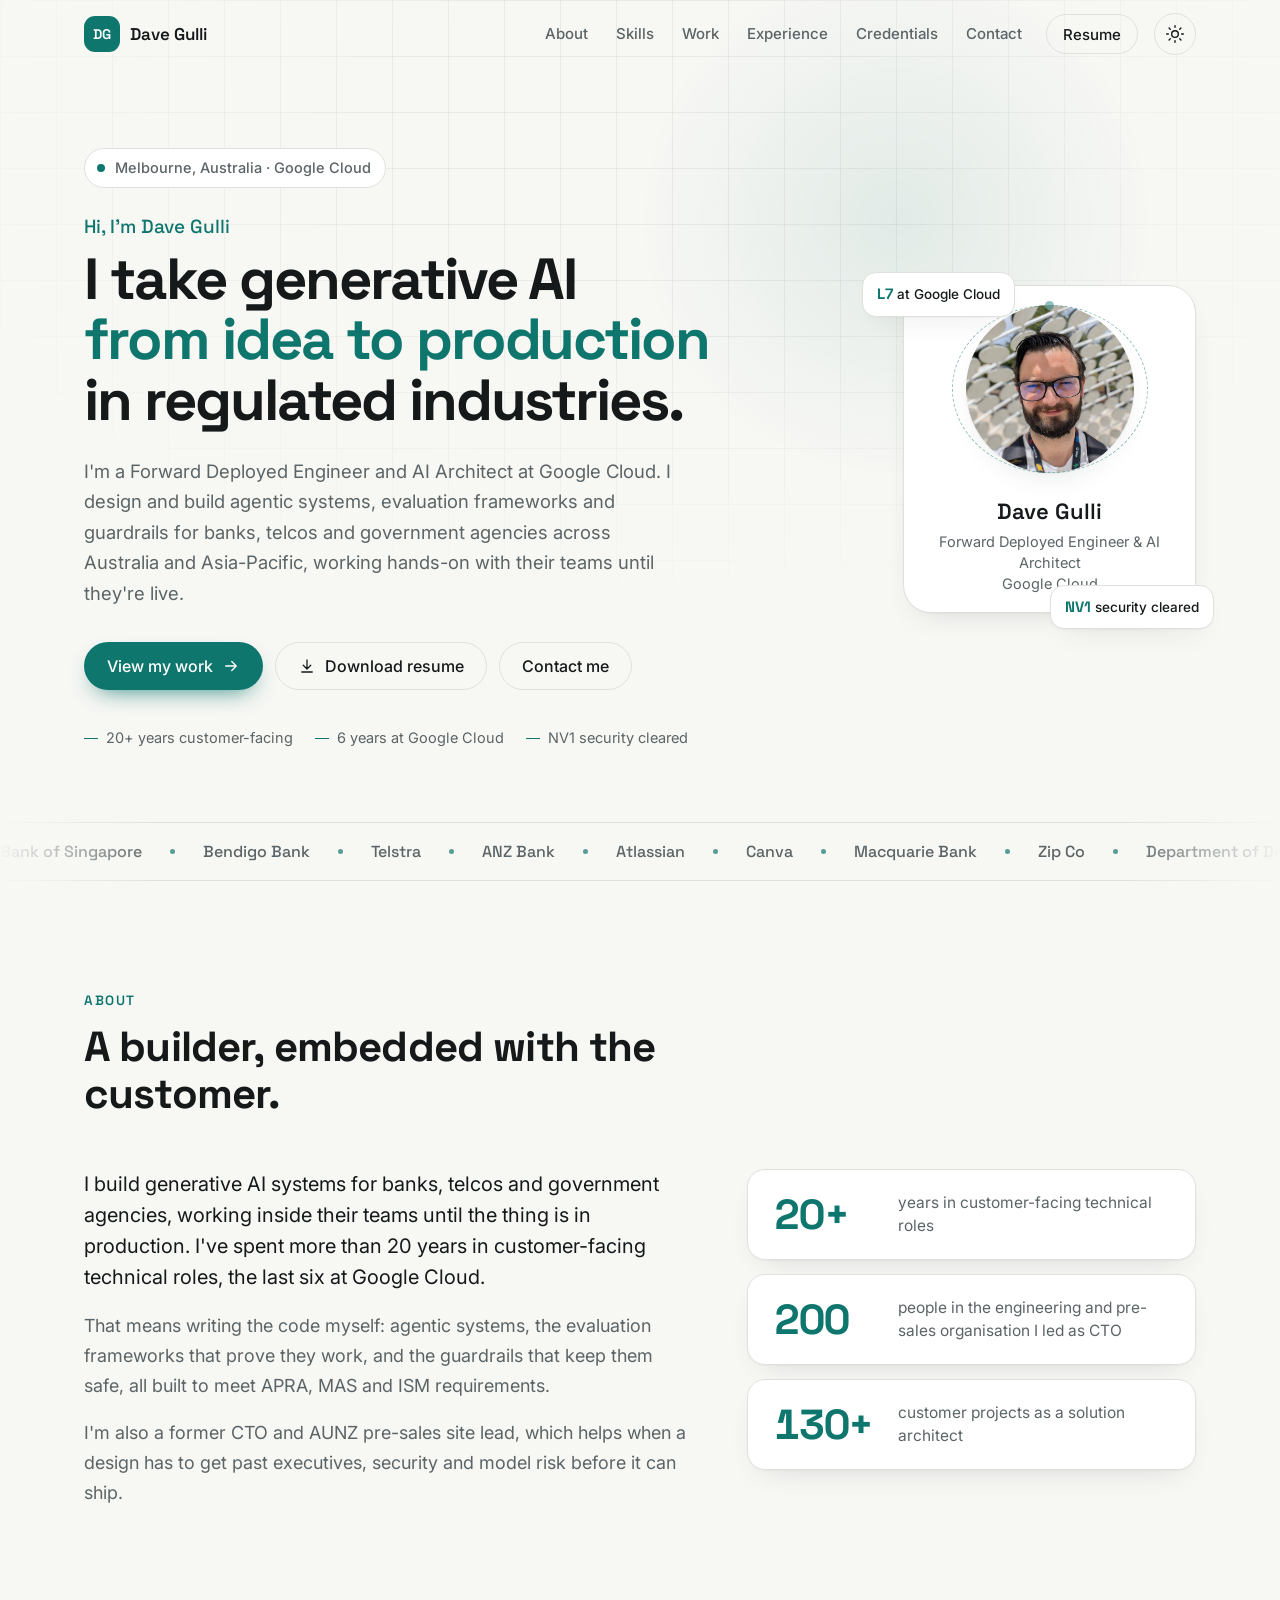
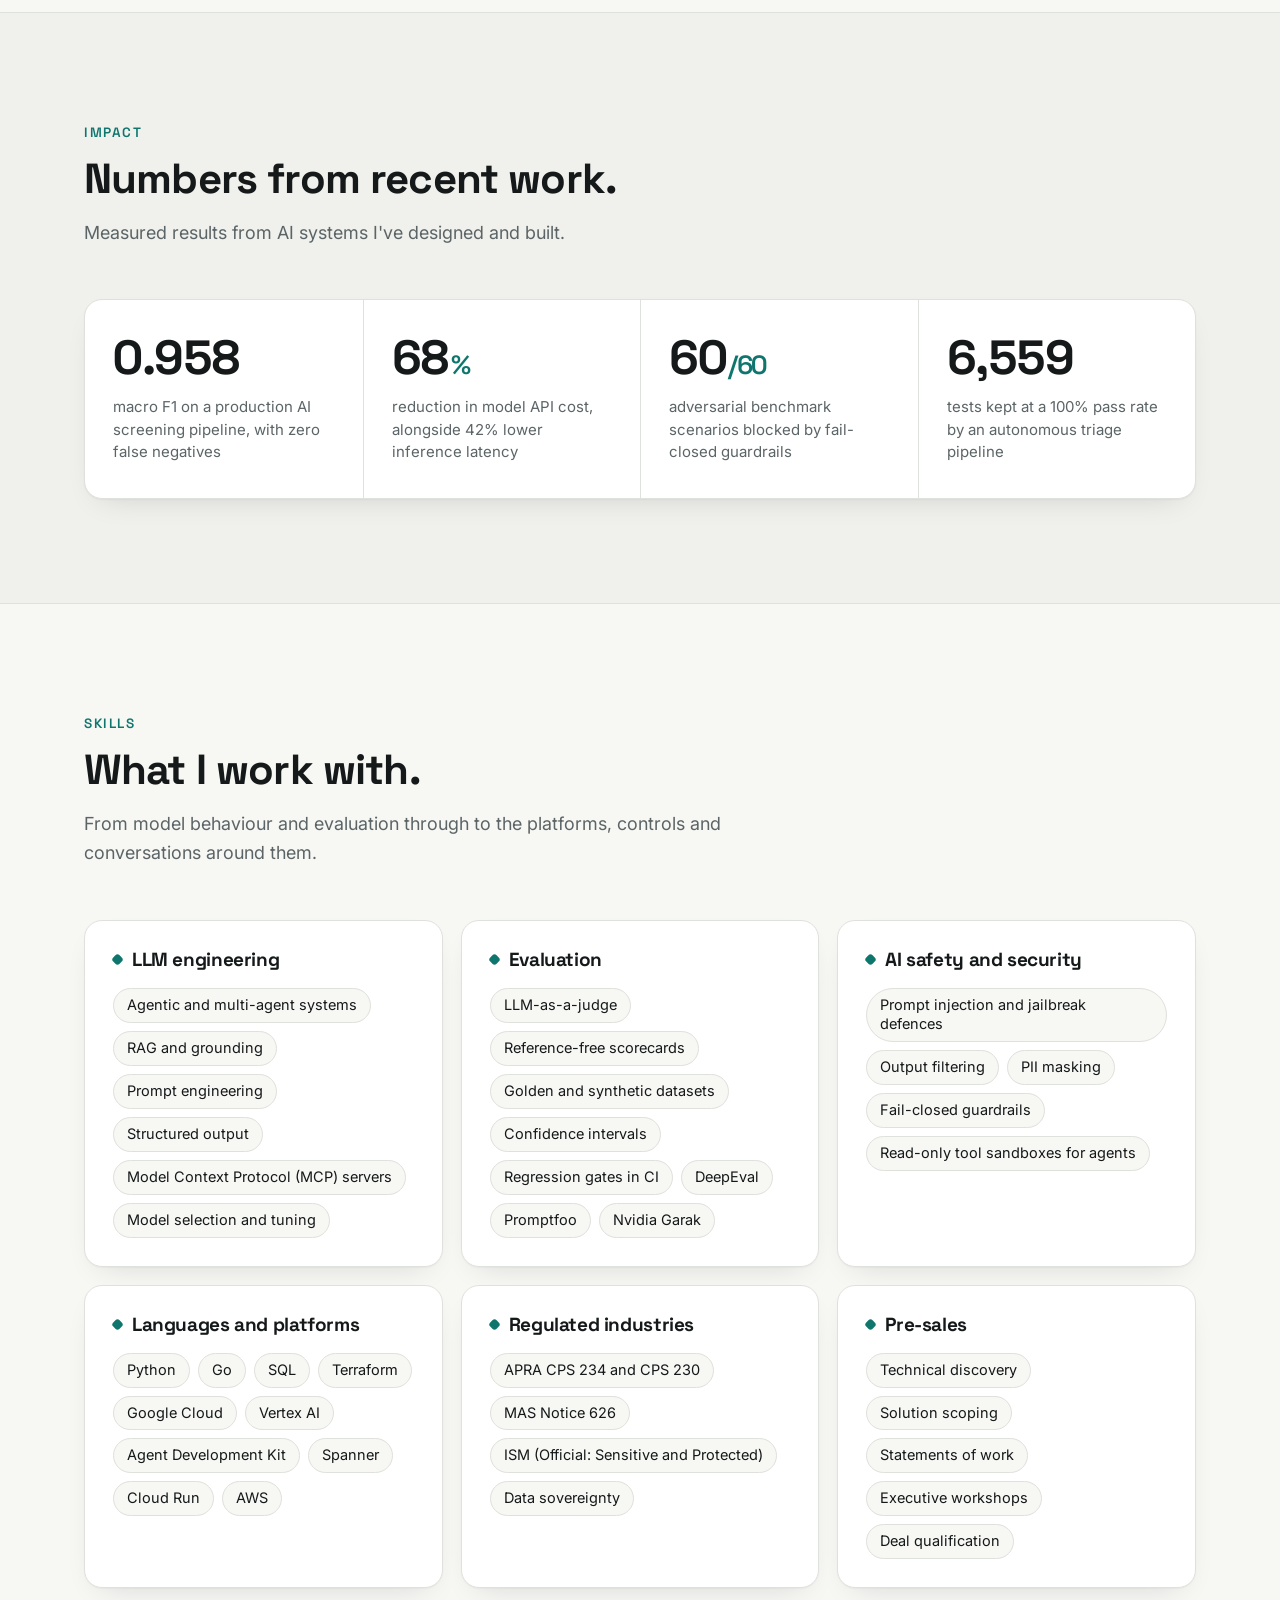
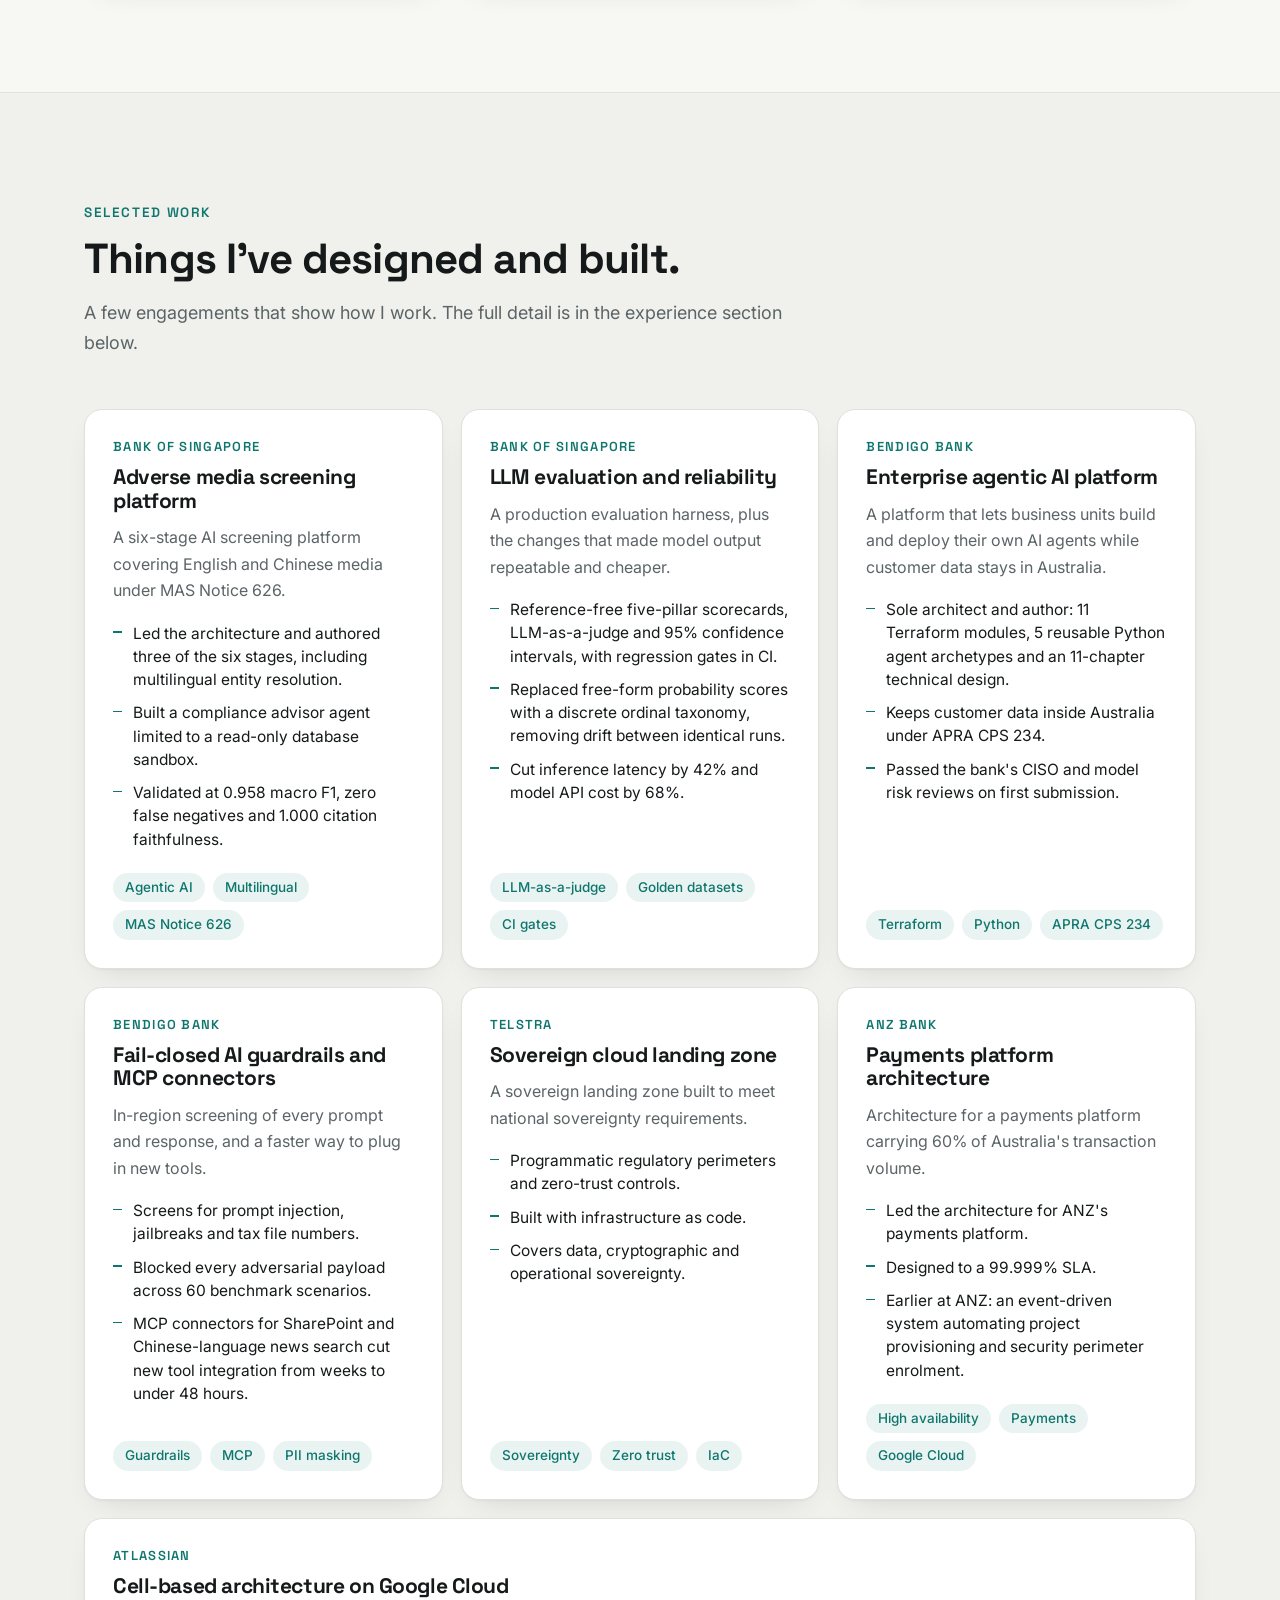
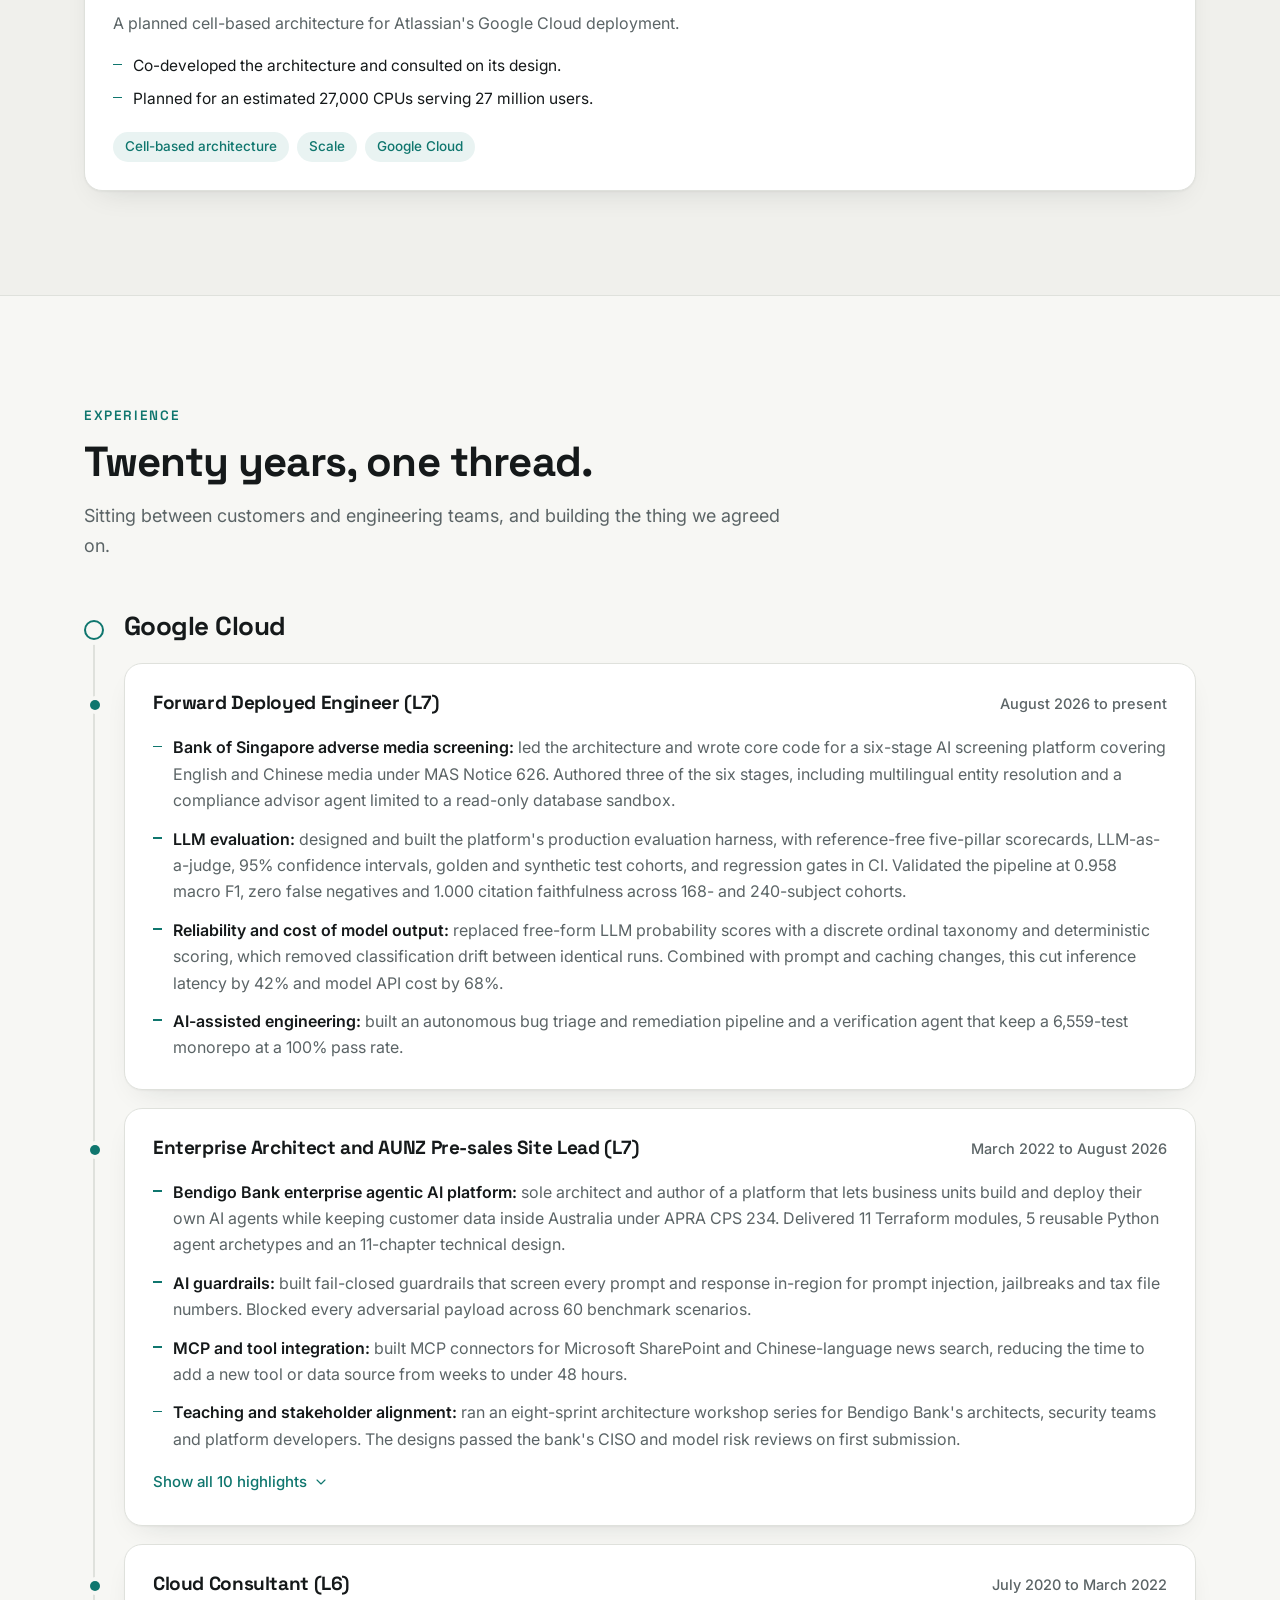
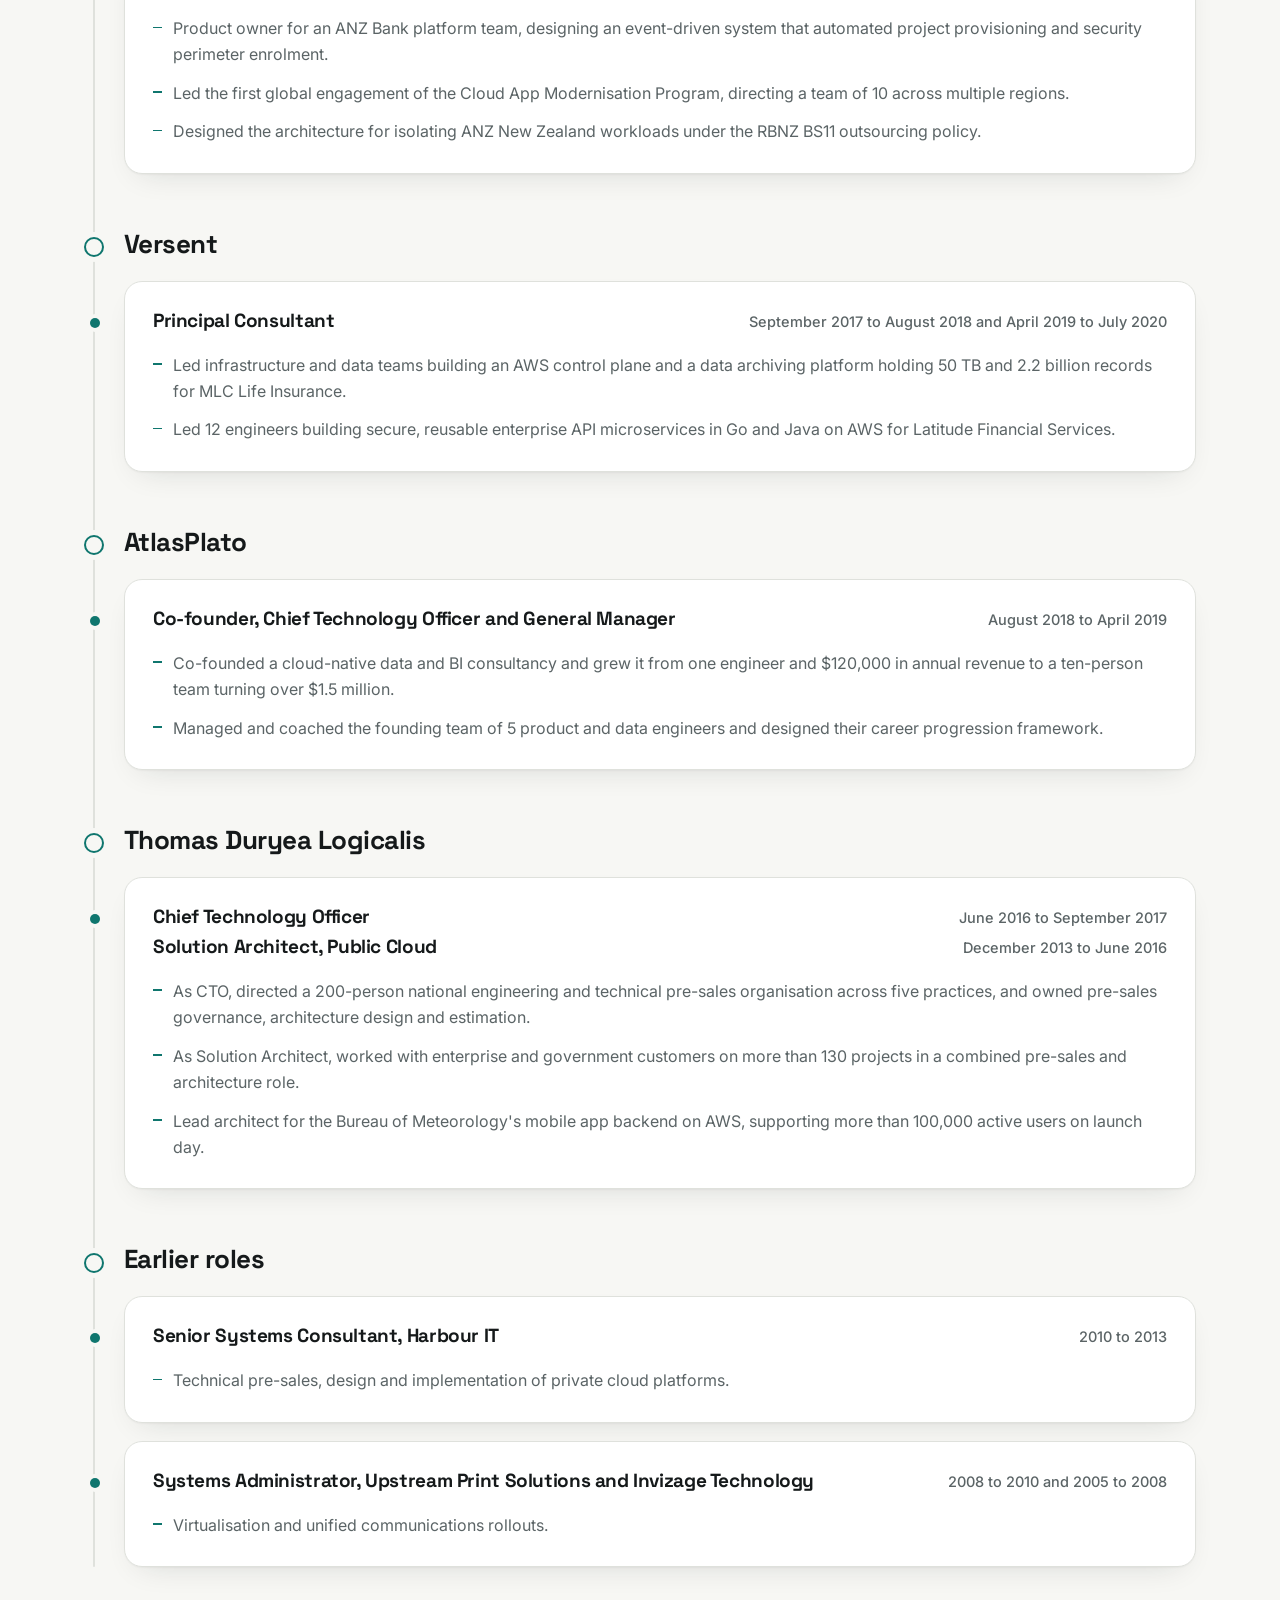
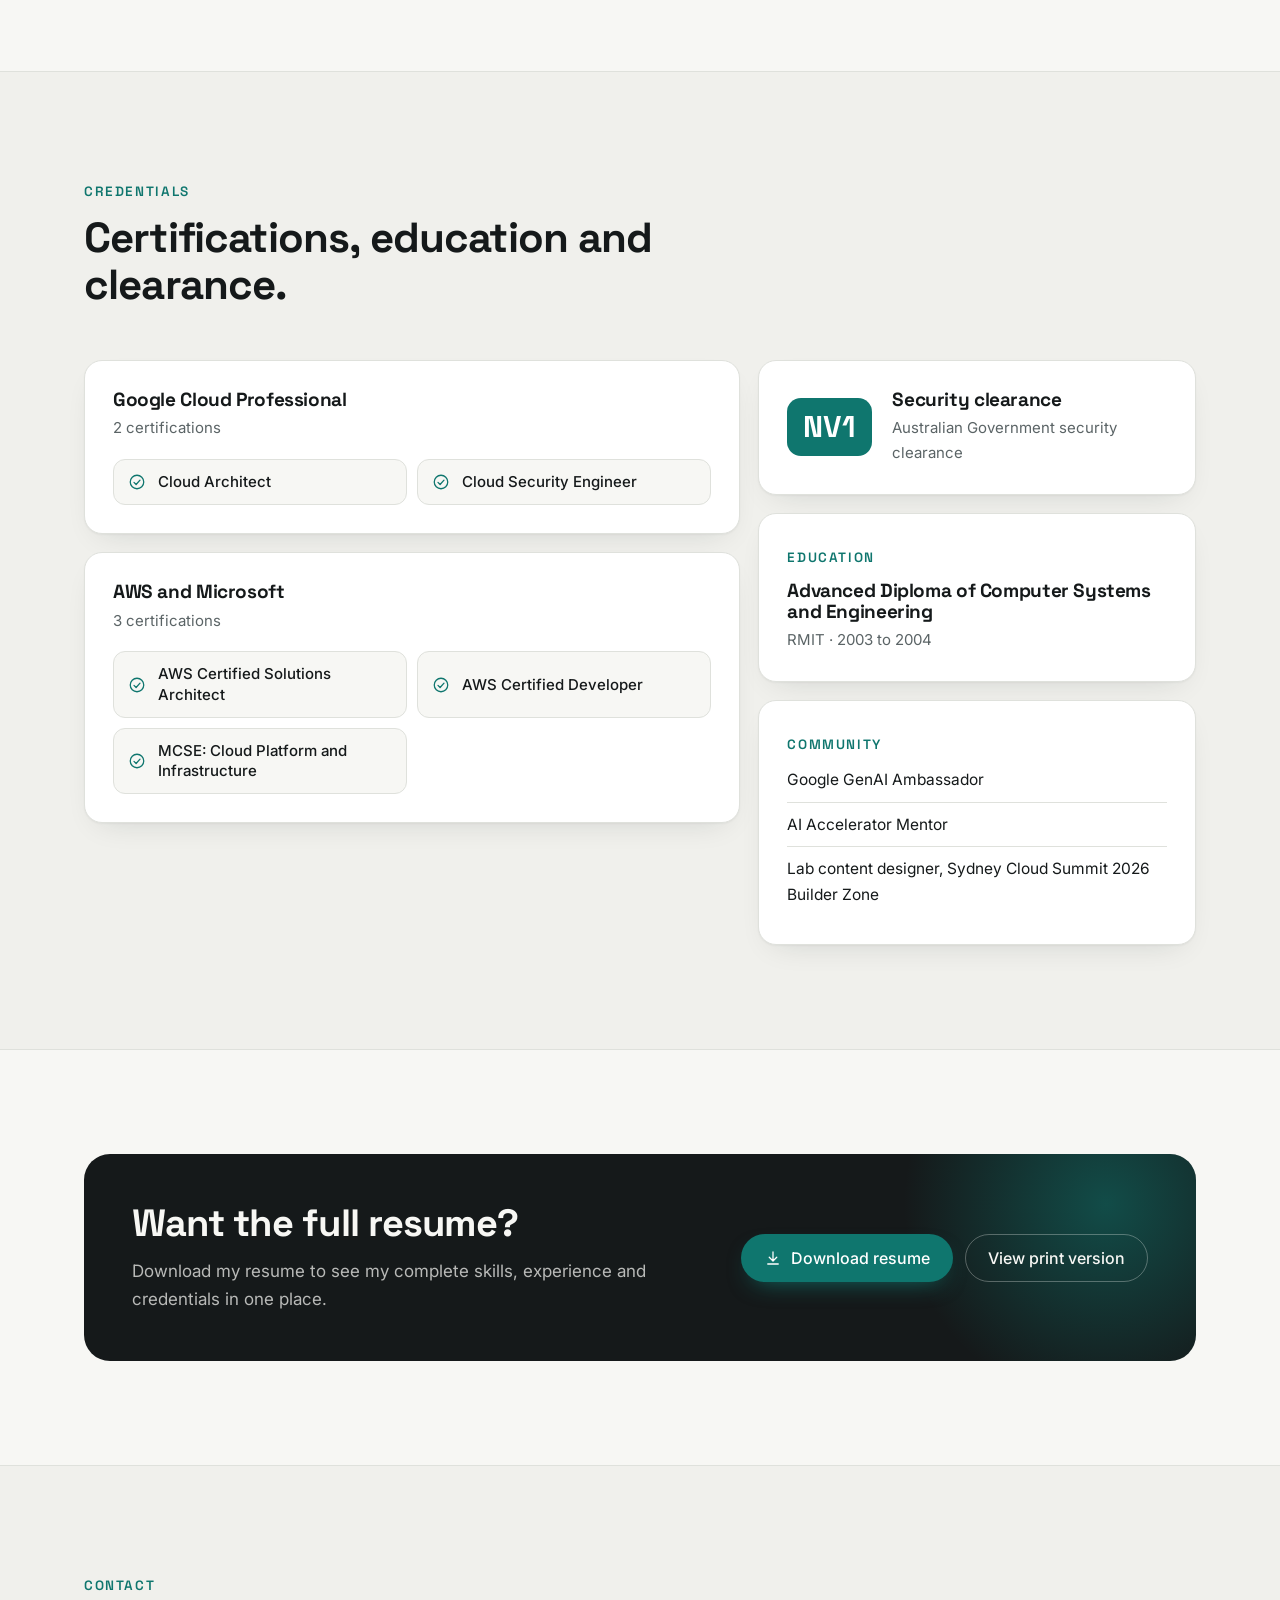
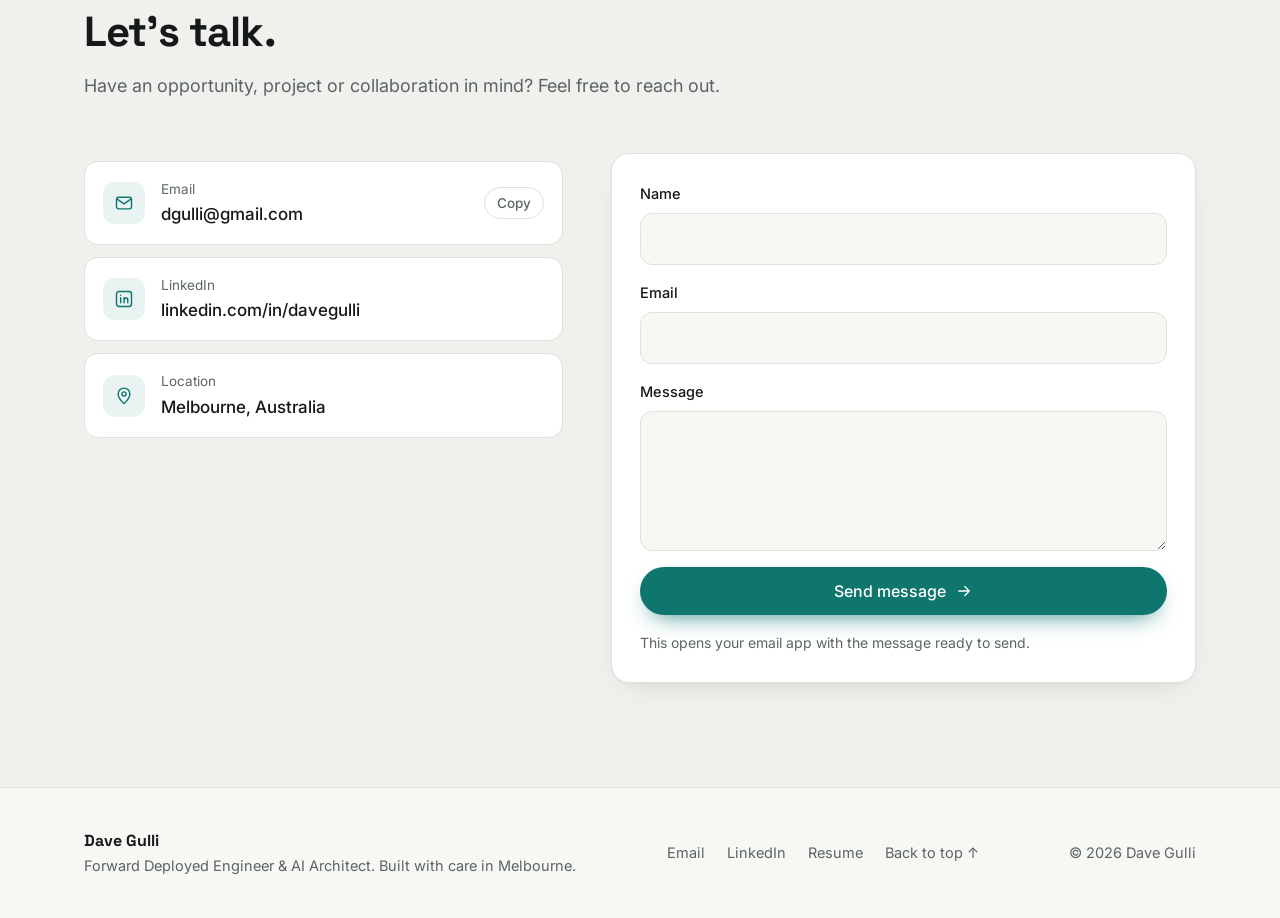
<file: index.html>
<!doctype html>
<html lang="en-AU">
<head>
  <meta charset="utf-8">
  <meta name="viewport" content="width=device-width, initial-scale=1">
  <title>Dave Gulli — Forward Deployed Engineer &amp; AI Architect</title>
  <meta name="description" content="Portfolio of Dave Gulli, a Forward Deployed Engineer and AI Architect at Google Cloud. Agentic systems, LLM evaluation and AI guardrails for banks, telcos and government. Explore work, experience, credentials and contact details.">
  <meta name="author" content="Dave Gulli">
  <meta property="og:type" content="website">
  <meta property="og:title" content="Dave Gulli — Forward Deployed Engineer &amp; AI Architect">
  <meta property="og:description" content="I take generative AI from idea to production in regulated industries. Agentic systems, LLM evaluation and guardrails for banks, telcos and government.">
  <meta property="og:image" content="assets/og.png">
  <meta name="twitter:card" content="summary_large_image">
  <meta name="theme-color" content="#f7f7f4" media="(prefers-color-scheme: light)">
  <meta name="theme-color" content="#0c0f0f" media="(prefers-color-scheme: dark)">
  <link rel="icon" href="assets/favicon.svg" type="image/svg+xml">
  <link rel="preconnect" href="https://fonts.googleapis.com">
  <link rel="preconnect" href="https://fonts.gstatic.com" crossorigin>
  <link href="https://fonts.googleapis.com/css2?family=Inter:wght@400;500;600&family=Space+Grotesk:wght@500;600;700&display=swap" rel="stylesheet">
  <link rel="stylesheet" href="css/style.css">
  <script>
    // Set the theme before first paint to avoid a flash.
    (function () {
      var t = null;
      try { t = localStorage.getItem("theme"); } catch (e) {}
      if (!t) t = matchMedia("(prefers-color-scheme: dark)").matches ? "dark" : "light";
      document.documentElement.dataset.theme = t;
      document.documentElement.classList.add("js");
    })();
  </script>
</head>
<body>
  <a class="skip" href="#main">Skip to content</a>
  <div class="progress" aria-hidden="true"></div>

  <!-- ============ Navbar ============ -->
  <header class="nav" id="nav">
    <div class="wrap nav__inner">
      <a class="nav__brand" href="#home" aria-label="Dave Gulli, home"><span class="nav__mark">DG</span><span class="nav__name">Dave Gulli</span></a>
      <nav class="nav__links" id="navLinks" aria-label="Primary">
        <a href="#about">About</a>
        <a href="#skills">Skills</a>
        <a href="#work">Work</a>
        <a href="#experience">Experience</a>
        <a href="#credentials">Credentials</a>
        <a href="#contact">Contact</a>
        <a class="btn btn--ghost btn--sm nav__resume" href="assets/Dave-Gulli-Resume.pdf" download>Resume</a>
      </nav>
      <div class="nav__actions">
        <button class="icon-btn" id="themeToggle" type="button" aria-label="Switch colour theme">
          <svg class="i-sun" viewBox="0 0 24 24" aria-hidden="true"><circle cx="12" cy="12" r="4"/><path d="M12 2v2M12 20v2M4.9 4.9l1.4 1.4M17.7 17.7l1.4 1.4M2 12h2M20 12h2M4.9 19.1l1.4-1.4M17.7 6.3l1.4-1.4"/></svg>
          <svg class="i-moon" viewBox="0 0 24 24" aria-hidden="true"><path d="M20 14.5A8 8 0 0 1 9.5 4a8 8 0 1 0 10.5 10.5z"/></svg>
        </button>
        <button class="icon-btn nav__burger" id="burger" type="button" aria-label="Open menu" aria-expanded="false" aria-controls="navLinks">
          <span></span><span></span>
        </button>
      </div>
    </div>
  </header>

  <main id="main">
    <!-- Every section below is filled in by js/main.js from js/data.js -->
    <section class="hero" id="home"></section>
    <div class="marquee" id="marquee" aria-label="Customers and engagements"></div>
    <section class="section" id="about"></section>
    <section class="section section--tint" id="impact"></section>
    <section class="section" id="skills"></section>
    <section class="section section--tint" id="work"></section>
    <section class="section" id="experience"></section>
    <section class="section section--tint" id="credentials"></section>
    <section class="section" id="resume"></section>
    <section class="section section--tint" id="contact"></section>

    <noscript>
      <div class="wrap" style="padding:120px 20px">
        <h1>Dave Gulli — Forward Deployed Engineer and AI Architect, Google Cloud</h1>
        <p>This site needs JavaScript to display. You can still <a href="assets/Dave-Gulli-Resume.pdf">download my resume (PDF)</a> or email <a href="mailto:dgulli@gmail.com">dgulli@gmail.com</a>.</p>
      </div>
    </noscript>
  </main>

  <footer class="footer" id="footer"></footer>

  <script src="js/data.js"></script>
  <script src="js/main.js"></script>
</body>
</html>
</file>
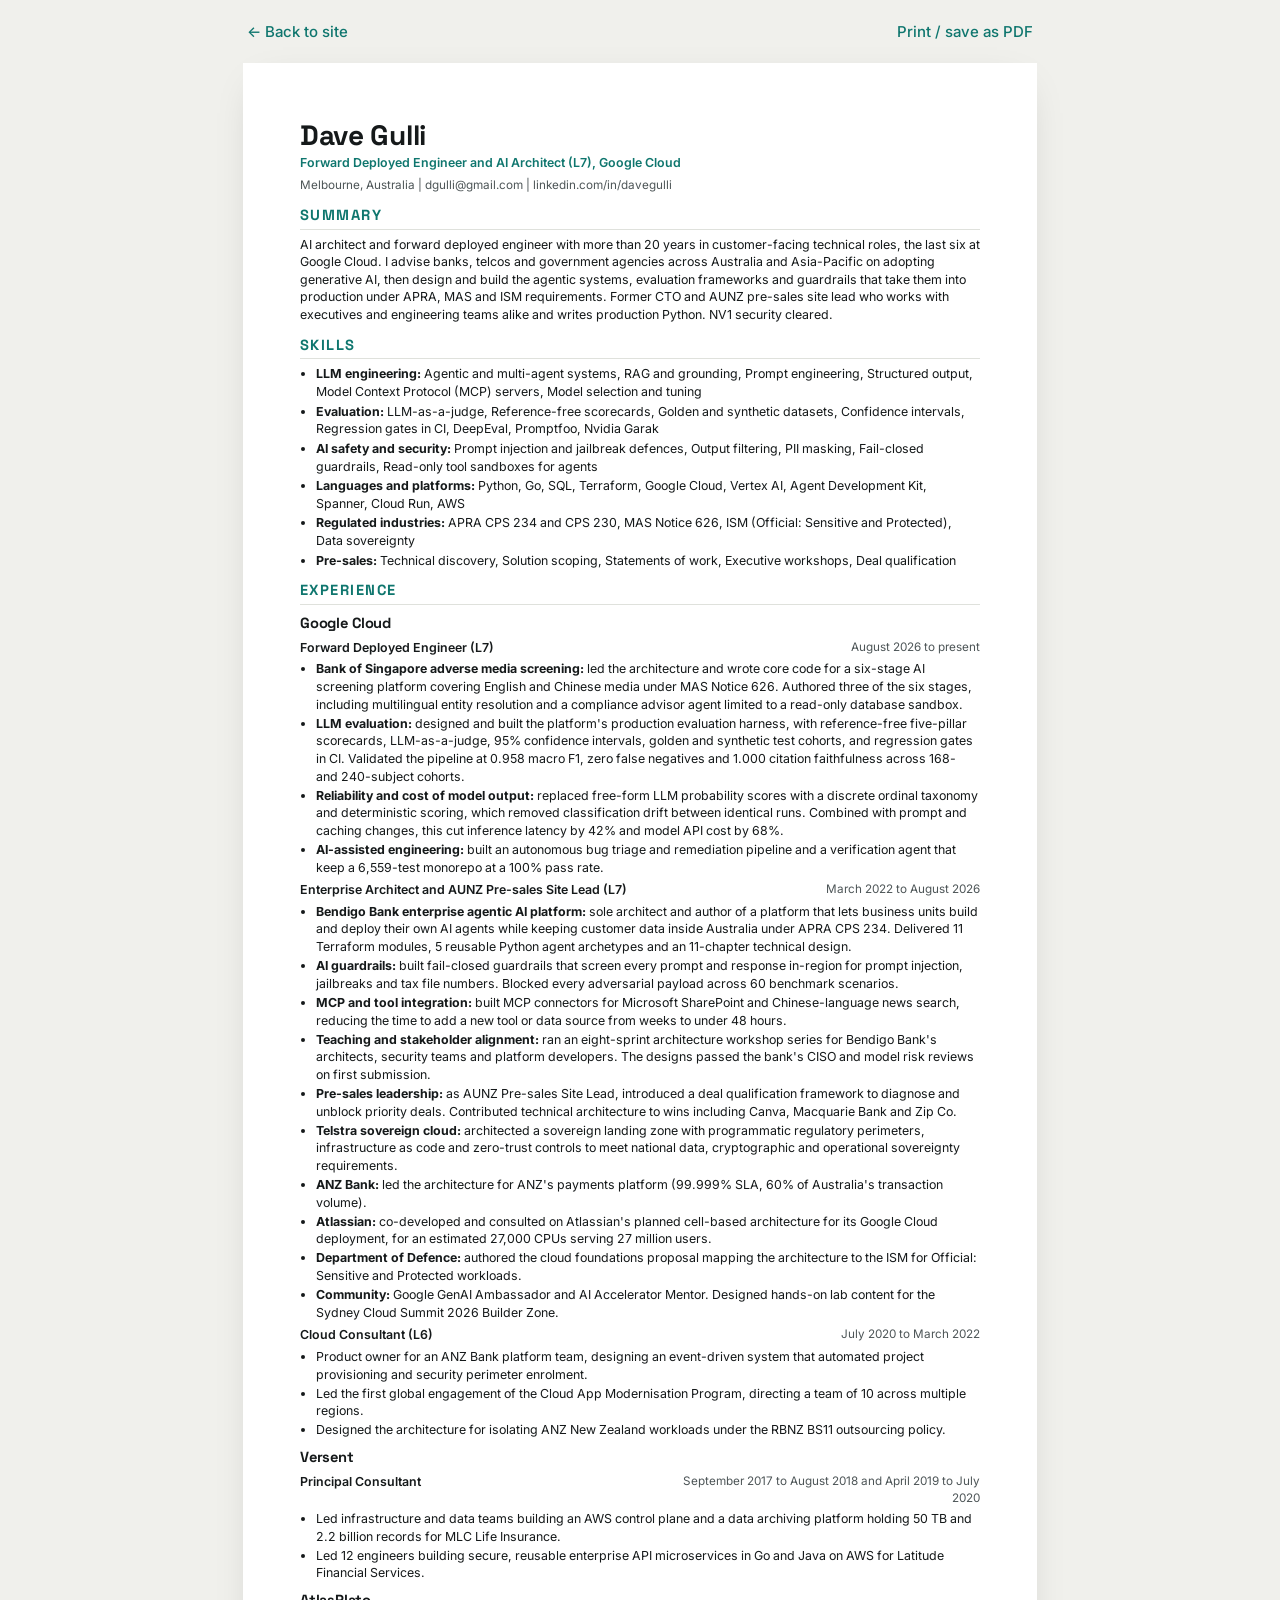
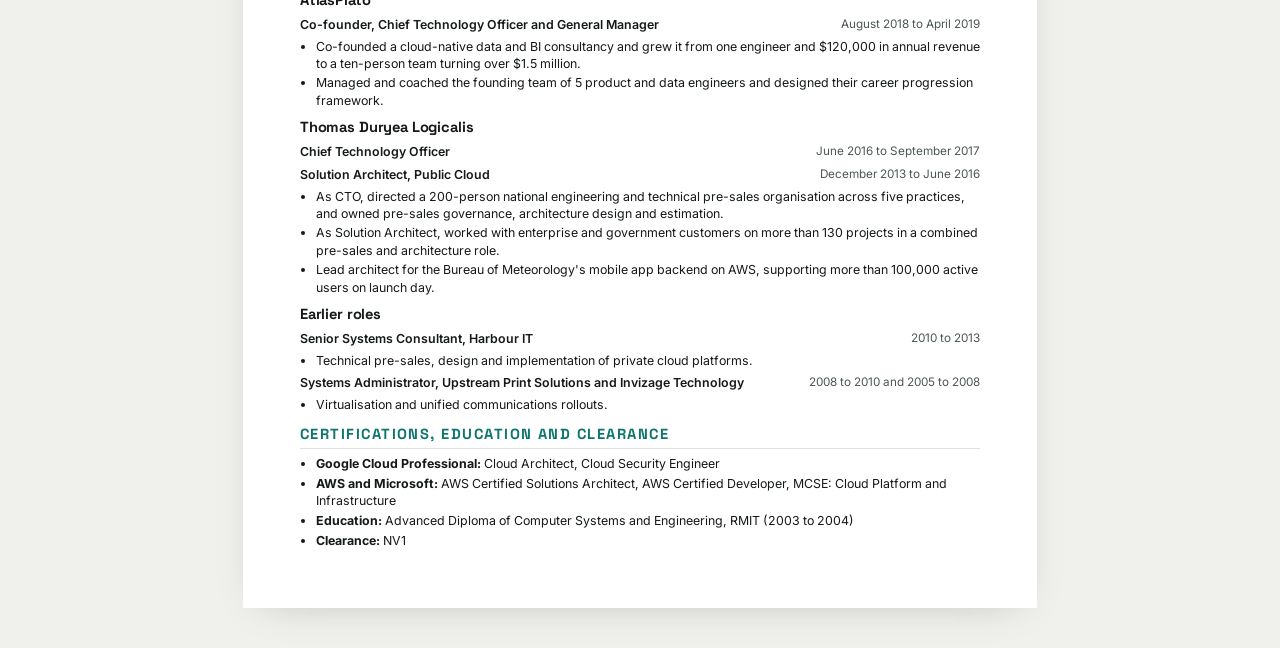
<file: resume.html>
<!doctype html>
<html lang="en-AU">
<head>
  <meta charset="utf-8">
  <meta name="viewport" content="width=device-width, initial-scale=1">
  <title>Dave Gulli — Resume</title>
  <meta name="description" content="Printable resume of Dave Gulli, Forward Deployed Engineer and AI Architect at Google Cloud.">
  <link rel="icon" href="assets/favicon.svg" type="image/svg+xml">
  <link rel="preconnect" href="https://fonts.googleapis.com">
  <link rel="preconnect" href="https://fonts.gstatic.com" crossorigin>
  <link href="https://fonts.googleapis.com/css2?family=Inter:wght@400;500;600&family=Space+Grotesk:wght@600;700&display=swap" rel="stylesheet">
  <style>
    /* Printable resume. Content comes from js/data.js. */
    @page { size: A4; margin: 11mm 13mm; }
    * { box-sizing: border-box; }
    body { margin: 0; background: #f0f0ec; color: #15191a; font: 400 9.3pt/1.42 "Inter", system-ui, sans-serif; -webkit-font-smoothing: antialiased; }
    .bar { max-width: 210mm; margin: 0 auto; padding: 16px 4px; display: flex; justify-content: space-between; gap: 12px; font-size: 15px; }
    .bar a, .bar button { color: #0f766e; font: 500 15px "Inter", sans-serif; background: none; border: 0; cursor: pointer; text-decoration: none; padding: 6px 0; }
    .page { max-width: 210mm; margin: 0 auto 40px; background: #fff; padding: 15mm; box-shadow: 0 10px 40px -20px rgba(0,0,0,.25); }
    h1, h2, h3 { font-family: "Space Grotesk", sans-serif; margin: 0; letter-spacing: -.01em; }
    h1 { font-size: 21pt; line-height: 1.1; }
    .title { font-weight: 600; margin-top: 4px; color: #0f766e; }
    .meta { margin-top: 5px; color: #4d5557; font-size: 8.8pt; }
    .meta a { color: inherit; text-decoration: none; }
    h2 { font-size: 11pt; text-transform: uppercase; letter-spacing: .1em; color: #0f766e; border-bottom: 1px solid #dfe1dc; padding-bottom: 3px; margin: 11px 0 6px; break-after: avoid; }
    h3 { font-size: 11pt; margin-top: 8px; break-after: avoid; }
    p { margin: 0; }
    ul { margin: 4px 0 0; padding-left: 16px; }
    li { margin-bottom: 1.5px; }
    .role { display: flex; justify-content: space-between; gap: 14px; margin-top: 5px; font-weight: 600; break-after: avoid; }
    .role span:last-child { font-weight: 400; color: #4d5557; text-align: right; font-size: 8.8pt; flex: none; max-width: 48%; }
    .skills li, .creds li { margin-bottom: 2px; }
    @media print { body { background: #fff; } .bar { display: none; } .page { box-shadow: none; padding: 0; margin: 0; max-width: none; } }
    @media (max-width: 640px) { .page { padding: 22px; } .role { flex-direction: column; gap: 0; } .role span:last-child { text-align: left; max-width: none; } }
  </style>
</head>
<body>
  <div class="bar"><a href="./">← Back to site</a><button type="button" onclick="print()">Print / save as PDF</button></div>
  <main class="page" id="page"></main>
  <script src="js/data.js"></script>
  <script>
    (function () {
      var R = window.RESUME;
      var li = function (b) { return "<li>" + (b.lead ? "<b>" + b.lead + ":</b> " : "") + b.text + "</li>"; };
      document.getElementById("page").innerHTML =
        "<h1>" + R.name + '</h1><p class="title">' + R.title + "</p>" +
        '<p class="meta">' + R.location + ' | <a href="mailto:' + R.email + '">' + R.email + "</a> | " + '<a href="' + R.linkedin + '">' + R.linkedinLabel + "</a></p>" +
        "<h2>Summary</h2><p>" + R.summary + "</p>" +
        '<h2>Skills</h2><ul class="skills">' + R.skills.map(function (s) { return "<li><b>" + s.group + ":</b> " + s.items.join(", ") + "</li>"; }).join("") + "</ul>" +
        "<h2>Experience</h2>" + R.experience.map(function (c) {
          return "<h3>" + c.company + "</h3>" + c.roles.map(function (r) {
            return [{ title: r.title, period: r.period }].concat(r.extraTitles || []).map(function (t) {
              return '<div class="role"><span>' + t.title + "</span><span>" + t.period + "</span></div>";
            }).join("") + "<ul>" + r.bullets.map(li).join("") + "</ul>";
          }).join("");
        }).join("") +
        '<h2>Certifications, education and clearance</h2><ul class="creds">' +
          R.certifications.map(function (g) { return "<li><b>" + g.issuer + ":</b> " + g.items.join(", ") + "</li>"; }).join("") +
          R.education.map(function (e) { return "<li><b>Education:</b> " + e.degree + ", " + e.school + " (" + e.period + ")</li>"; }).join("") +
          "<li><b>Clearance:</b> " + R.clearance.level + "</li></ul>";
    })();
  </script>
</body>
</html>
</file>
<file: css/style.css>
/* ============================================================
   Dave Gulli — portfolio styles
   Colours and fonts are CSS variables: change them in :root.
   ============================================================ */

:root {
  --bg: #f7f7f4;
  --bg-tint: #f0f0ec;
  --card: #ffffff;
  --text: #15191a;
  --muted: #5b6466;
  --border: #dfe1dc;
  --accent: #0f766e;
  --accent-strong: #0b5c56;
  --accent-soft: rgba(15, 118, 110, 0.09);
  --on-accent: #ffffff;
  --shadow: 0 1px 2px rgba(20, 30, 30, .04), 0 12px 32px -16px rgba(20, 30, 30, .16);
  --grid: rgba(20, 30, 30, .055);
  --font-head: "Space Grotesk", "Inter", system-ui, sans-serif;
  --font-body: "Inter", system-ui, -apple-system, "Segoe UI", sans-serif;
  --radius: 18px;
  --max: 1160px;
  --ease: cubic-bezier(.2, .7, .2, 1);
}
:root[data-theme="dark"] {
  --bg: #0c0f0f;
  --bg-tint: #111515;
  --card: #151a1a;
  --text: #ecefee;
  --muted: #9aa5a4;
  --border: #252c2b;
  --accent: #2dd4bf;
  --accent-strong: #5eead4;
  --accent-soft: rgba(45, 212, 191, 0.1);
  --on-accent: #04201d;
  --shadow: 0 1px 2px rgba(0, 0, 0, .3), 0 16px 40px -18px rgba(0, 0, 0, .7);
  --grid: rgba(255, 255, 255, .045);
}

*, *::before, *::after { box-sizing: border-box; }
html { scroll-behavior: smooth; scroll-padding-top: 84px; -webkit-text-size-adjust: 100%; }
body {
  margin: 0; background: var(--bg); color: var(--text);
  font: 400 17px/1.65 var(--font-body);
  -webkit-font-smoothing: antialiased; overflow-x: hidden;
  transition: background-color .4s, color .4s;
}
h1, h2, h3, h4 { font-family: var(--font-head); line-height: 1.12; margin: 0; letter-spacing: -0.02em; }
p { margin: 0; }
a { color: inherit; }
ul { margin: 0; padding: 0; list-style: none; }
svg { width: 20px; height: 20px; fill: none; stroke: currentColor; stroke-width: 1.7; stroke-linecap: round; stroke-linejoin: round; flex: none; }
:focus-visible { outline: 2px solid var(--accent); outline-offset: 3px; border-radius: 6px; }
::selection { background: var(--accent); color: var(--on-accent); }

.wrap { width: 100%; max-width: var(--max); margin: 0 auto; padding: 0 24px; }
.skip { position: absolute; left: -999px; top: 8px; background: var(--accent); color: var(--on-accent); padding: 10px 16px; border-radius: 10px; z-index: 100; }
.skip:focus { left: 8px; }

.progress { position: fixed; inset: 0 0 auto 0; height: 3px; background: var(--accent); transform: scaleX(0); transform-origin: 0 50%; z-index: 60; }

/* ---------- Buttons ---------- */
.btn {
  display: inline-flex; align-items: center; justify-content: center; gap: 9px;
  min-height: 48px; padding: 0 22px; border-radius: 999px; border: 1px solid transparent;
  font: 500 16px/1 var(--font-body); text-decoration: none; cursor: pointer;
  transition: transform .25s var(--ease), background-color .25s, border-color .25s, color .25s, box-shadow .25s;
}
.btn:hover { transform: translateY(-2px); }
.btn:active { transform: translateY(0); }
.btn--primary { background: var(--accent); color: var(--on-accent); box-shadow: 0 10px 24px -12px var(--accent); }
.btn--primary:hover { background: var(--accent-strong); }
.btn--ghost { background: transparent; border-color: var(--border); color: var(--text); }
.btn--ghost:hover { border-color: var(--accent); color: var(--accent); }
.btn--sm { min-height: 40px; padding: 0 16px; font-size: 15px; }
.btn svg { width: 18px; height: 18px; }
.icon-btn {
  width: 42px; height: 42px; display: inline-grid; place-items: center; border-radius: 50%;
  border: 1px solid var(--border); background: transparent; color: var(--text); cursor: pointer;
  transition: border-color .25s, color .25s, transform .25s var(--ease);
}
.icon-btn:hover { border-color: var(--accent); color: var(--accent); }

/* ---------- Navbar ---------- */
.nav { position: fixed; inset: 0 0 auto 0; z-index: 50; border-bottom: 1px solid transparent; transition: background-color .3s, border-color .3s; }
.nav.is-scrolled, .nav.is-open { background: color-mix(in srgb, var(--bg) 82%, transparent); backdrop-filter: blur(14px); -webkit-backdrop-filter: blur(14px); border-color: var(--border); }
.nav__inner { display: flex; align-items: center; justify-content: space-between; height: 68px; gap: 16px; }
.nav__brand { display: flex; align-items: center; gap: 10px; text-decoration: none; font: 600 17px var(--font-head); }
.nav__mark { width: 36px; height: 36px; display: grid; place-items: center; border-radius: 11px; background: var(--accent); color: var(--on-accent); font-size: 14px; letter-spacing: .02em; }
.nav__links { display: flex; align-items: center; gap: 4px; margin-left: auto; }
.nav__links > a:not(.btn) { position: relative; padding: 8px 12px; font-size: 15px; font-weight: 500; color: var(--muted); text-decoration: none; border-radius: 8px; transition: color .2s; }
.nav__links > a:not(.btn):hover, .nav__links > a.is-active { color: var(--text); }
.nav__links > a:not(.btn)::after { content: ""; position: absolute; left: 12px; right: 12px; bottom: 2px; height: 2px; border-radius: 2px; background: var(--accent); transform: scaleX(0); transform-origin: 0 50%; transition: transform .35s var(--ease); }
.nav__links > a.is-active::after { transform: scaleX(1); }
.nav__resume { margin-left: 8px; }
.nav__actions { display: flex; gap: 8px; }
.i-moon { display: none; }
[data-theme="dark"] .i-sun { display: none; }
[data-theme="dark"] .i-moon { display: block; }
.nav__burger { display: none; position: relative; }
.nav__burger span { position: absolute; width: 18px; height: 1.7px; background: currentColor; border-radius: 2px; transition: transform .3s var(--ease); }
.nav__burger span:first-child { transform: translateY(-4px); }
.nav__burger span:last-child { transform: translateY(4px); }
.nav.is-open .nav__burger span:first-child { transform: rotate(45deg); }
.nav.is-open .nav__burger span:last-child { transform: rotate(-45deg); }

@media (max-width: 920px) {
  .nav__burger { display: inline-grid; }
  .nav__links {
    position: absolute; top: 68px; left: 0; right: 0; flex-direction: column; align-items: stretch; gap: 2px;
    padding: 12px 24px 24px; background: var(--bg); border-bottom: 1px solid var(--border);
    opacity: 0; visibility: hidden; transform: translateY(-10px);
    transition: opacity .3s, transform .3s var(--ease), visibility .3s;
  }
  .nav.is-open .nav__links { opacity: 1; visibility: visible; transform: none; }
  .nav__links > a:not(.btn) { padding: 14px 4px; font-size: 18px; border-bottom: 1px solid var(--border); border-radius: 0; }
  .nav__links > a:not(.btn)::after { display: none; }
  .nav__links > a.is-active { color: var(--accent); }
  .nav__resume { margin: 16px 0 0; min-height: 48px; }
}

/* ---------- Hero ---------- */
.hero { position: relative; padding: 148px 0 72px; overflow: hidden; }
.hero::before {
  content: ""; position: absolute; inset: 0; z-index: -2;
  background-image: linear-gradient(var(--grid) 1px, transparent 1px), linear-gradient(90deg, var(--grid) 1px, transparent 1px);
  background-size: 56px 56px;
  -webkit-mask-image: radial-gradient(ellipse 75% 70% at 50% 20%, #000 30%, transparent 78%);
  mask-image: radial-gradient(ellipse 75% 70% at 50% 20%, #000 30%, transparent 78%);
}
.hero__glow {
  position: absolute; z-index: -1; width: 560px; height: 560px; border-radius: 50%; left: 0; top: 0;
  background: radial-gradient(circle, var(--accent-soft), transparent 65%);
  transform: translate3d(calc(var(--mx, 70vw) - 280px), calc(var(--my, 220px) - 280px), 0);
  transition: transform .9s var(--ease); pointer-events: none;
}
.hero__grid { display: grid; grid-template-columns: 1.45fr .55fr; gap: 48px; align-items: center; }
.eyebrow { display: inline-flex; align-items: center; gap: 10px; padding: 7px 14px 7px 12px; border: 1px solid var(--border); border-radius: 999px; background: var(--card); font-size: 14.5px; font-weight: 500; color: var(--muted); }
.eyebrow i { width: 8px; height: 8px; border-radius: 50%; background: var(--accent); box-shadow: 0 0 0 0 var(--accent); animation: pulse 2.4s infinite; }
@keyframes pulse { 70% { box-shadow: 0 0 0 9px transparent; } 100% { box-shadow: 0 0 0 0 transparent; } }
.hero__hi { margin-top: 26px; font: 500 19px var(--font-head); color: var(--accent); }
.hero h1 { margin-top: 10px; font-size: clamp(34px, 5.2vw, 58px); font-weight: 700; letter-spacing: -0.035em; line-height: 1.04; }
.hero h1 .line { display: block; overflow: hidden; padding-bottom: .1em; margin-bottom: -.1em; }
.hero h1 .line > span { display: block; }
.js .hero h1 .line > span { transform: translateY(110%); animation: rise .95s var(--ease) forwards; animation-delay: calc(.12s * var(--i) + .15s); }
@keyframes rise { to { transform: none; } }
.hero h1 .accent { color: var(--accent); }
.hero__intro { margin-top: 26px; max-width: 600px; font-size: 18.5px; color: var(--muted); }
.hero__cta { display: flex; flex-wrap: wrap; gap: 12px; margin-top: 34px; }
.hero__facts { display: flex; flex-wrap: wrap; gap: 8px 22px; margin-top: 36px; font-size: 14.5px; color: var(--muted); }
.hero__facts li { display: flex; align-items: center; gap: 8px; }
.hero__facts li::before { content: ""; width: 14px; height: 1.5px; background: var(--accent); }

/* profile card */
.profile { position: relative; justify-self: center; width: min(340px, 100%); aspect-ratio: 1 / 1.12; }
.profile__card {
  position: absolute; inset: 0; border-radius: 28px; background: var(--card); border: 1px solid var(--border); box-shadow: var(--shadow);
  display: flex; flex-direction: column; align-items: center; justify-content: center; gap: 6px; text-align: center; padding: 24px;
  animation: float 7s ease-in-out infinite;
}
@keyframes float { 50% { transform: translateY(-10px); } }
.avatar { position: relative; width: 150px; height: 150px; display: grid; place-items: center; margin-bottom: 18px; }
.avatar__initials { width: 112px; height: 112px; border-radius: 50%; display: grid; place-items: center; background: var(--accent); color: var(--on-accent); font: 700 40px var(--font-head); letter-spacing: -.02em; }
.avatar:has(.avatar__photo) { width: 196px; height: 196px; }
.avatar__photo { width: 168px; height: 168px; border-radius: 50%; object-fit: cover; display: block; box-shadow: var(--shadow); }
.avatar__ring { position: absolute; inset: 0; border-radius: 50%; border: 1.5px dashed var(--accent); opacity: .45; animation: spin 26s linear infinite; }
.avatar__ring::after { content: ""; position: absolute; top: -5px; left: 50%; width: 9px; height: 9px; margin-left: -4.5px; border-radius: 50%; background: var(--accent); }
@keyframes spin { to { transform: rotate(360deg); } }
.profile__name { font: 600 22px var(--font-head); }
.profile__role { font-size: 14.5px; color: var(--muted); max-width: 230px; line-height: 1.45; }
.profile__chip { position: absolute; padding: 9px 14px; border-radius: 14px; background: var(--card); border: 1px solid var(--border); box-shadow: var(--shadow); font-size: 13.5px; font-weight: 500; white-space: nowrap; animation: float 6s ease-in-out infinite; }
.profile__chip b { color: var(--accent); font-family: var(--font-head); font-size: 15px; }
.profile__chip--a { top: -4%; left: -14%; animation-delay: -2s; }
.profile__chip--b { bottom: -5%; right: -6%; animation-delay: -4s; }

@media (max-width: 920px) {
  .hero { padding: 116px 0 56px; }
  .hero__grid { grid-template-columns: 1fr; gap: 56px; }
  .profile { width: min(300px, 82%); }
  .profile__chip--a { left: -6%; } .profile__chip--b { right: -8%; }
}

/* ---------- Marquee ---------- */
.marquee { border-block: 1px solid var(--border); padding: 18px 0; overflow: hidden; -webkit-mask-image: linear-gradient(90deg, transparent, #000 12%, #000 88%, transparent); mask-image: linear-gradient(90deg, transparent, #000 12%, #000 88%, transparent); }
.marquee__track { display: flex; width: max-content; animation: marquee 48s linear infinite; }
.marquee:hover .marquee__track { animation-play-state: paused; }
.marquee__track span { display: inline-flex; align-items: center; gap: 28px; padding-right: 28px; font: 500 16px var(--font-head); color: var(--muted); white-space: nowrap; }
.marquee__track span::after { content: ""; width: 5px; height: 5px; border-radius: 50%; background: var(--accent); opacity: .7; }
@keyframes marquee { to { transform: translateX(-50%); } }

/* ---------- Sections ---------- */
.section { padding: 104px 0; }
.section--tint { background: var(--bg-tint); border-block: 1px solid var(--border); }
.section__head { max-width: 720px; margin-bottom: 52px; }
.kicker { display: inline-block; font: 600 13.5px var(--font-head); letter-spacing: .12em; text-transform: uppercase; color: var(--accent); margin-bottom: 14px; }
.section h2 { font-size: clamp(28px, 4vw, 42px); font-weight: 700; }
.section__lede { margin-top: 16px; color: var(--muted); font-size: 18px; }
@media (max-width: 720px) { .section { padding: 72px 0; } .section__head { margin-bottom: 36px; } }

.card { background: var(--card); border: 1px solid var(--border); border-radius: var(--radius); padding: 28px; box-shadow: var(--shadow); transition: transform .4s var(--ease), border-color .3s, box-shadow .4s; }
.card--lift:hover { transform: translateY(-6px); border-color: color-mix(in srgb, var(--accent) 45%, var(--border)); }
.chip { display: inline-flex; align-items: center; padding: 7px 13px; border-radius: 999px; border: 1px solid var(--border); background: var(--bg); font-size: 14.5px; line-height: 1.3; transition: border-color .25s, color .25s, transform .25s var(--ease), background-color .25s; }
.chip:hover { border-color: var(--accent); color: var(--accent); transform: translateY(-2px); }
.chip--tag { background: var(--accent-soft); border-color: transparent; color: var(--accent); font-size: 13.5px; font-weight: 500; padding: 5px 11px; }
.chips { display: flex; flex-wrap: wrap; gap: 8px; }

/* ---------- Scroll reveal ---------- */
.js [data-reveal] { opacity: 0; transform: translateY(26px); transition: opacity .8s var(--ease), transform .8s var(--ease); transition-delay: calc(70ms * var(--i, 0)); }
.js [data-reveal].is-in { opacity: 1; transform: none; }

/* ---------- About ---------- */
.about { display: grid; grid-template-columns: 1.15fr .85fr; gap: 56px; align-items: start; }
.about__text p + p { margin-top: 18px; }
.about__text p { font-size: 18px; color: var(--muted); }
.about__text p:first-child { color: var(--text); font-size: 20px; line-height: 1.55; }
.about__cards { display: grid; gap: 14px; }
.stat { display: flex; align-items: center; gap: 20px; padding: 22px 26px; }
.stat__num { font: 700 42px/1 var(--font-head); color: var(--accent); min-width: 104px; letter-spacing: -.03em; font-variant-numeric: tabular-nums; }
.stat__label { color: var(--muted); font-size: 15.5px; line-height: 1.45; }
@media (max-width: 920px) { .about { grid-template-columns: 1fr; gap: 36px; } }

/* ---------- Impact ---------- */
.metrics { display: grid; grid-template-columns: repeat(4, 1fr); gap: 0; border: 1px solid var(--border); border-radius: var(--radius); background: var(--card); box-shadow: var(--shadow); overflow: hidden; }
.metric { padding: 34px 28px; border-left: 1px solid var(--border); }
.metric:first-child { border-left: 0; }
.metric__num { font: 700 clamp(34px, 4vw, 48px)/1 var(--font-head); letter-spacing: -.03em; font-variant-numeric: tabular-nums; }
.metric__num small { font-size: .55em; color: var(--accent); font-weight: 600; margin-left: 2px; }
.metric__label { margin-top: 14px; color: var(--muted); font-size: 15px; line-height: 1.5; }
@media (max-width: 920px) { .metrics { grid-template-columns: 1fr 1fr; } .metric:nth-child(3) { border-left: 0; } .metric:nth-child(n+3) { border-top: 1px solid var(--border); } }
@media (max-width: 520px) { .metrics { grid-template-columns: 1fr; } .metric { border-left: 0; padding: 26px 24px; } .metric + .metric { border-top: 1px solid var(--border); } }

/* ---------- Skills ---------- */
.skills { display: grid; grid-template-columns: repeat(3, 1fr); gap: 18px; }
.skill h3 { font-size: 19px; margin-bottom: 18px; display: flex; align-items: center; gap: 10px; }
.skill h3::before { content: ""; width: 9px; height: 9px; border-radius: 3px; background: var(--accent); transform: rotate(45deg); }
@media (max-width: 980px) { .skills { grid-template-columns: 1fr 1fr; } }
@media (max-width: 640px) { .skills { grid-template-columns: 1fr; } }

/* ---------- Work ---------- */
.work { display: grid; grid-template-columns: repeat(3, 1fr); gap: 18px; }
.project { display: flex; flex-direction: column; position: relative; overflow: hidden; }
.project::before { content: ""; position: absolute; inset: 0 0 auto 0; height: 3px; background: var(--accent); transform: scaleX(0); transform-origin: 0 50%; transition: transform .5s var(--ease); }
.project:hover::before { transform: scaleX(1); }
.project__client { font: 600 13px var(--font-head); letter-spacing: .1em; text-transform: uppercase; color: var(--accent); }
.project h3 { font-size: 21px; margin-top: 10px; }
.project__summary { margin-top: 12px; color: var(--muted); font-size: 16px; }
.project ul { margin: 18px 0 22px; display: grid; gap: 10px; }
.project li { position: relative; padding-left: 20px; font-size: 15.5px; line-height: 1.5; }
.project li::before { content: ""; position: absolute; left: 0; top: .62em; width: 9px; height: 1.5px; background: var(--accent); }
.project .chips { margin-top: auto; }
/* a lone card on the last row stretches to fill it */
@media (min-width: 1021px) { .work > .project:last-child:nth-child(3n+1) { grid-column: 1 / -1; } }
@media (max-width: 1020px) and (min-width: 681px) { .work > .project:last-child:nth-child(2n+1) { grid-column: 1 / -1; } }
@media (max-width: 1020px) { .work { grid-template-columns: 1fr 1fr; } }
@media (max-width: 680px) { .work { grid-template-columns: 1fr; } }

/* ---------- Experience timeline ---------- */
.timeline { position: relative; padding-left: 40px; }
.timeline__rail, .timeline__fill { position: absolute; left: 9px; top: 8px; width: 2px; border-radius: 2px; }
.timeline__rail { bottom: 0; background: var(--border); }
.timeline__fill { height: 0; background: var(--accent); }
.company + .company { margin-top: 56px; }
.company__name { position: relative; font-size: 26px; margin-bottom: 22px; }
.company__name::before { content: ""; position: absolute; left: -40px; top: .28em; width: 20px; height: 20px; border-radius: 50%; background: var(--bg); border: 2px solid var(--accent); box-shadow: 0 0 0 5px var(--bg); }
.role { position: relative; }
.role + .role { margin-top: 18px; }
.role::before { content: ""; position: absolute; left: -35px; top: 36px; width: 10px; height: 10px; border-radius: 50%; background: var(--border); box-shadow: 0 0 0 4px var(--bg); transition: background-color .4s; }
.role.is-in::before { background: var(--accent); }
.role__head { display: flex; flex-wrap: wrap; justify-content: space-between; align-items: baseline; gap: 4px 20px; }
.role__head + .role__head { margin-top: 6px; }
.role h4 { font-size: 19px; }
.role__period { font-size: 14.5px; color: var(--muted); font-weight: 500; white-space: nowrap; }
.role ul { margin-top: 18px; display: grid; gap: 12px; }
.role li { position: relative; padding-left: 20px; color: var(--muted); font-size: 16px; }
.role li::before { content: ""; position: absolute; left: 0; top: .72em; width: 9px; height: 1.5px; background: var(--accent); }
.role li b { color: var(--text); font-weight: 600; }
.role__more { margin-top: 14px; background: none; border: 0; padding: 6px 0; color: var(--accent); font: 500 15px var(--font-body); cursor: pointer; display: inline-flex; align-items: center; gap: 6px; }
.role__more svg { width: 16px; height: 16px; transition: transform .3s var(--ease); }
.role__more[aria-expanded="true"] svg { transform: rotate(180deg); }
.js .role li.is-extra { display: none; }
.js .role.is-expanded li.is-extra { display: block; animation: fadeUp .5s var(--ease) both; animation-delay: calc(50ms * var(--n, 0)); }
@keyframes fadeUp { from { opacity: 0; transform: translateY(10px); } }
@media (max-width: 640px) {
  .timeline { padding-left: 30px; } .timeline__rail, .timeline__fill { left: 6px; }
  .company__name::before { left: -31px; width: 16px; height: 16px; } .role::before { left: -27px; width: 8px; height: 8px; }
  .role.card { padding: 22px 20px; } .role__period { white-space: normal; }
}

/* ---------- Credentials ---------- */
.creds { display: grid; grid-template-columns: 1.2fr .8fr; gap: 18px; align-items: start; }
.creds__col { display: grid; gap: 18px; }
.cred h3 { font-size: 19px; margin-bottom: 6px; }
.cred__sub { color: var(--muted); font-size: 15px; margin-bottom: 18px; }
.cert-list { display: grid; grid-template-columns: 1fr 1fr; gap: 10px; }
.cert { display: flex; align-items: center; gap: 12px; padding: 12px 14px; border: 1px solid var(--border); border-radius: 12px; background: var(--bg); font-size: 15px; font-weight: 500; line-height: 1.35; transition: border-color .25s, transform .25s var(--ease); }
.cert:hover { border-color: var(--accent); transform: translateX(3px); }
.cert svg { color: var(--accent); width: 18px; height: 18px; }
.cred--clearance { display: flex; align-items: center; gap: 20px; }
.cred__badge { font: 700 30px var(--font-head); color: var(--on-accent); background: var(--accent); border-radius: 14px; padding: 14px 16px; line-height: 1; }
.cred .plain li { padding: 9px 0; border-top: 1px solid var(--border); font-size: 15.5px; }
.cred .plain li:first-child { border-top: 0; padding-top: 0; }
@media (max-width: 920px) { .creds { grid-template-columns: 1fr; } }
@media (max-width: 520px) { .cert-list { grid-template-columns: 1fr; } }

/* ---------- Resume CTA ---------- */
.cta { position: relative; overflow: hidden; display: flex; flex-wrap: wrap; align-items: center; justify-content: space-between; gap: 28px; padding: 48px; border-radius: 26px; background: var(--text); color: var(--bg); }
.cta::after { content: ""; position: absolute; width: 420px; height: 420px; right: -120px; top: -160px; border-radius: 50%; background: radial-gradient(circle, color-mix(in srgb, var(--accent) 55%, transparent), transparent 68%); animation: float 9s ease-in-out infinite; pointer-events: none; }
.cta h2 { font-size: clamp(26px, 3.6vw, 38px); }
.cta p { margin-top: 12px; max-width: 520px; opacity: .72; }
.cta__actions { display: flex; flex-wrap: wrap; gap: 12px; position: relative; z-index: 1; }
.cta .btn--ghost { color: var(--bg); border-color: color-mix(in srgb, var(--bg) 30%, transparent); }
.cta .btn--ghost:hover { color: var(--bg); border-color: var(--bg); }
[data-theme="dark"] .cta .btn--primary { background: #0f766e; color: #fff; }
@media (max-width: 640px) { .cta { padding: 34px 26px; } }

/* ---------- Contact ---------- */
.contact { display: grid; grid-template-columns: .9fr 1.1fr; gap: 48px; align-items: start; }
.contact__list { display: grid; gap: 12px; margin-top: 8px; }
.contact__item { display: flex; align-items: center; gap: 16px; padding: 16px 18px; border-radius: 14px; border: 1px solid var(--border); background: var(--card); text-decoration: none; transition: border-color .25s, transform .3s var(--ease); min-width: 0; }
a.contact__item:hover { border-color: var(--accent); transform: translateX(4px); }
.contact__icon { width: 42px; height: 42px; flex: none; display: grid; place-items: center; border-radius: 12px; background: var(--accent-soft); color: var(--accent); }
.contact__meta { min-width: 0; flex: 1; }
.contact__meta small { display: block; font-size: 13.5px; color: var(--muted); }
.contact__meta span { display: block; font-weight: 500; overflow-wrap: anywhere; }
.copy { flex: none; border: 1px solid var(--border); background: transparent; color: var(--muted); border-radius: 999px; padding: 7px 12px; font: 500 13.5px var(--font-body); cursor: pointer; transition: border-color .2s, color .2s; }
.copy:hover, .copy.is-done { border-color: var(--accent); color: var(--accent); }
.form { display: grid; gap: 16px; }
.field { display: grid; gap: 7px; }
.field label { font-size: 14.5px; font-weight: 500; }
.field input, .field textarea { width: 100%; padding: 13px 15px; border-radius: 12px; border: 1px solid var(--border); background: var(--bg); color: var(--text); font: 400 16px/1.5 var(--font-body); transition: border-color .2s, box-shadow .2s; }
.field textarea { min-height: 140px; resize: vertical; }
.field input:focus, .field textarea:focus { outline: none; border-color: var(--accent); box-shadow: 0 0 0 4px var(--accent-soft); }
.form__note { font-size: 14px; color: var(--muted); }
@media (max-width: 920px) { .contact { grid-template-columns: 1fr; gap: 32px; } }

/* ---------- Footer ---------- */
.footer { padding: 40px 0; }
.footer__inner { display: flex; flex-wrap: wrap; align-items: center; justify-content: space-between; gap: 16px 28px; font-size: 14.5px; color: var(--muted); }
.footer__inner strong { color: var(--text); font-family: var(--font-head); font-size: 16px; }
.footer__links { display: flex; flex-wrap: wrap; gap: 6px 22px; }
.footer a { text-decoration: none; transition: color .2s; }
.footer a:hover { color: var(--accent); }

/* ---------- Reduced motion ---------- */
@media (prefers-reduced-motion: reduce) {
  html { scroll-behavior: auto; }
  *, *::before, *::after { animation: none !important; transition-duration: .01ms !important; }
  .js [data-reveal] { opacity: 1; transform: none; }
  .js .hero h1 .line > span { transform: none; }
  .marquee { -webkit-mask-image: none; mask-image: none; }
  .marquee__track { width: auto; flex-wrap: wrap; justify-content: center; row-gap: 8px; padding: 0 24px; }
  .marquee__track span[aria-hidden] { display: none; }
  .hero__glow { display: none; }
}
</file>
